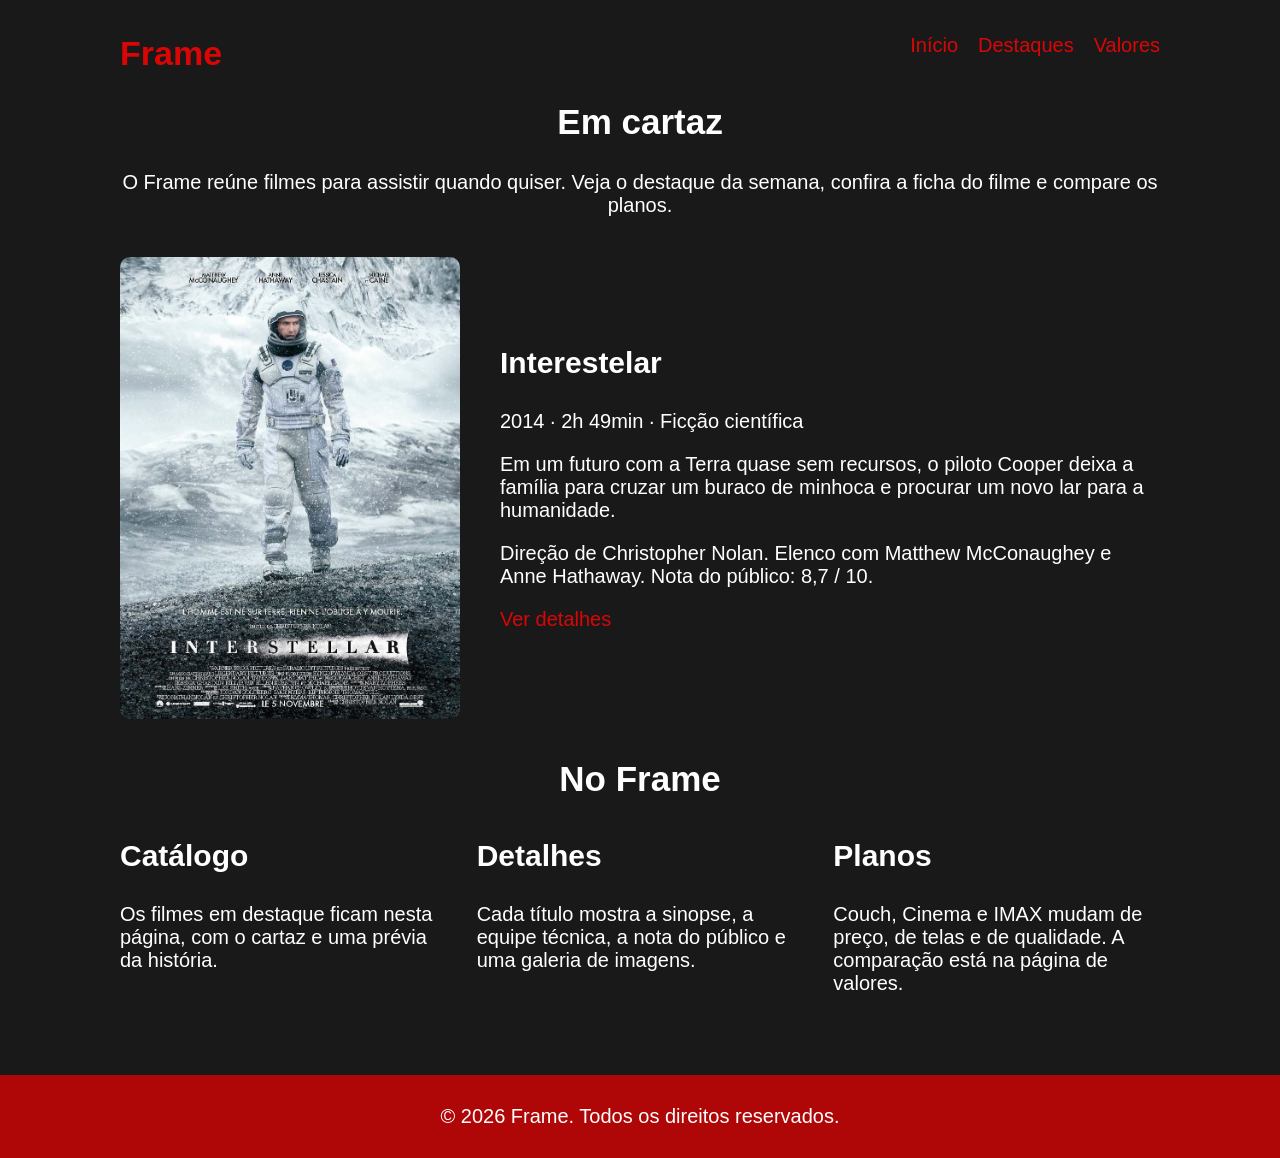
<file: index.html>
<!DOCTYPE html>
<html lang="pt-br">
<head>
    <meta charset="UTF-8">
    <meta name="viewport" content="width=device-width, initial-scale=1.0">
    <title>Frame</title>
    <link rel="stylesheet" href="style/style.css">
</head>
<body>
    <header>
        <nav>
            <a href="index.html" id="frame-logo">Frame</a>
            <a href="index.html">Início</a>
            <a href="detalhes.html">Destaques</a>
            <a href="valores.html">Valores</a>
        </nav>
    </header>

    <main>
        <h2>Em cartaz</h2>
        <p class="intro">O Frame reúne filmes para assistir quando quiser. Veja o destaque da semana, confira a ficha do filme e compare os planos.</p>
        <div class="grade">
            <img src="assets/interestelar.jpg" alt="Cartaz do filme Interestelar">
            <div>
                <h3>Interestelar</h3>
                <p>2014 · 2h 49min · Ficção científica</p>
                <p>Em um futuro com a Terra quase sem recursos, o piloto Cooper deixa a família para cruzar um buraco de minhoca e procurar um novo lar para a humanidade.</p>
                <p>Direção de Christopher Nolan. Elenco com Matthew McConaughey e Anne Hathaway. Nota do público: 8,7 / 10.</p>
                <a href="detalhes.html">Ver detalhes</a>
            </div>
        </div>

        <h2>No Frame</h2>
        <div class="grade-textos">
            <div>
                <h3>Catálogo</h3>
                <p>Os filmes em destaque ficam nesta página, com o cartaz e uma prévia da história.</p>
            </div>
            <div>
                <h3>Detalhes</h3>
                <p>Cada título mostra a sinopse, a equipe técnica, a nota do público e uma galeria de imagens.</p>
            </div>
            <div>
                <h3>Planos</h3>
                <p>Couch, Cinema e IMAX mudam de preço, de telas e de qualidade. A comparação está na página de valores.</p>
            </div>
        </div>
    </main>

    <footer>
        <p>&copy; 2026 Frame. Todos os direitos reservados.</p>
    </footer>
</body>
</html>
</file>
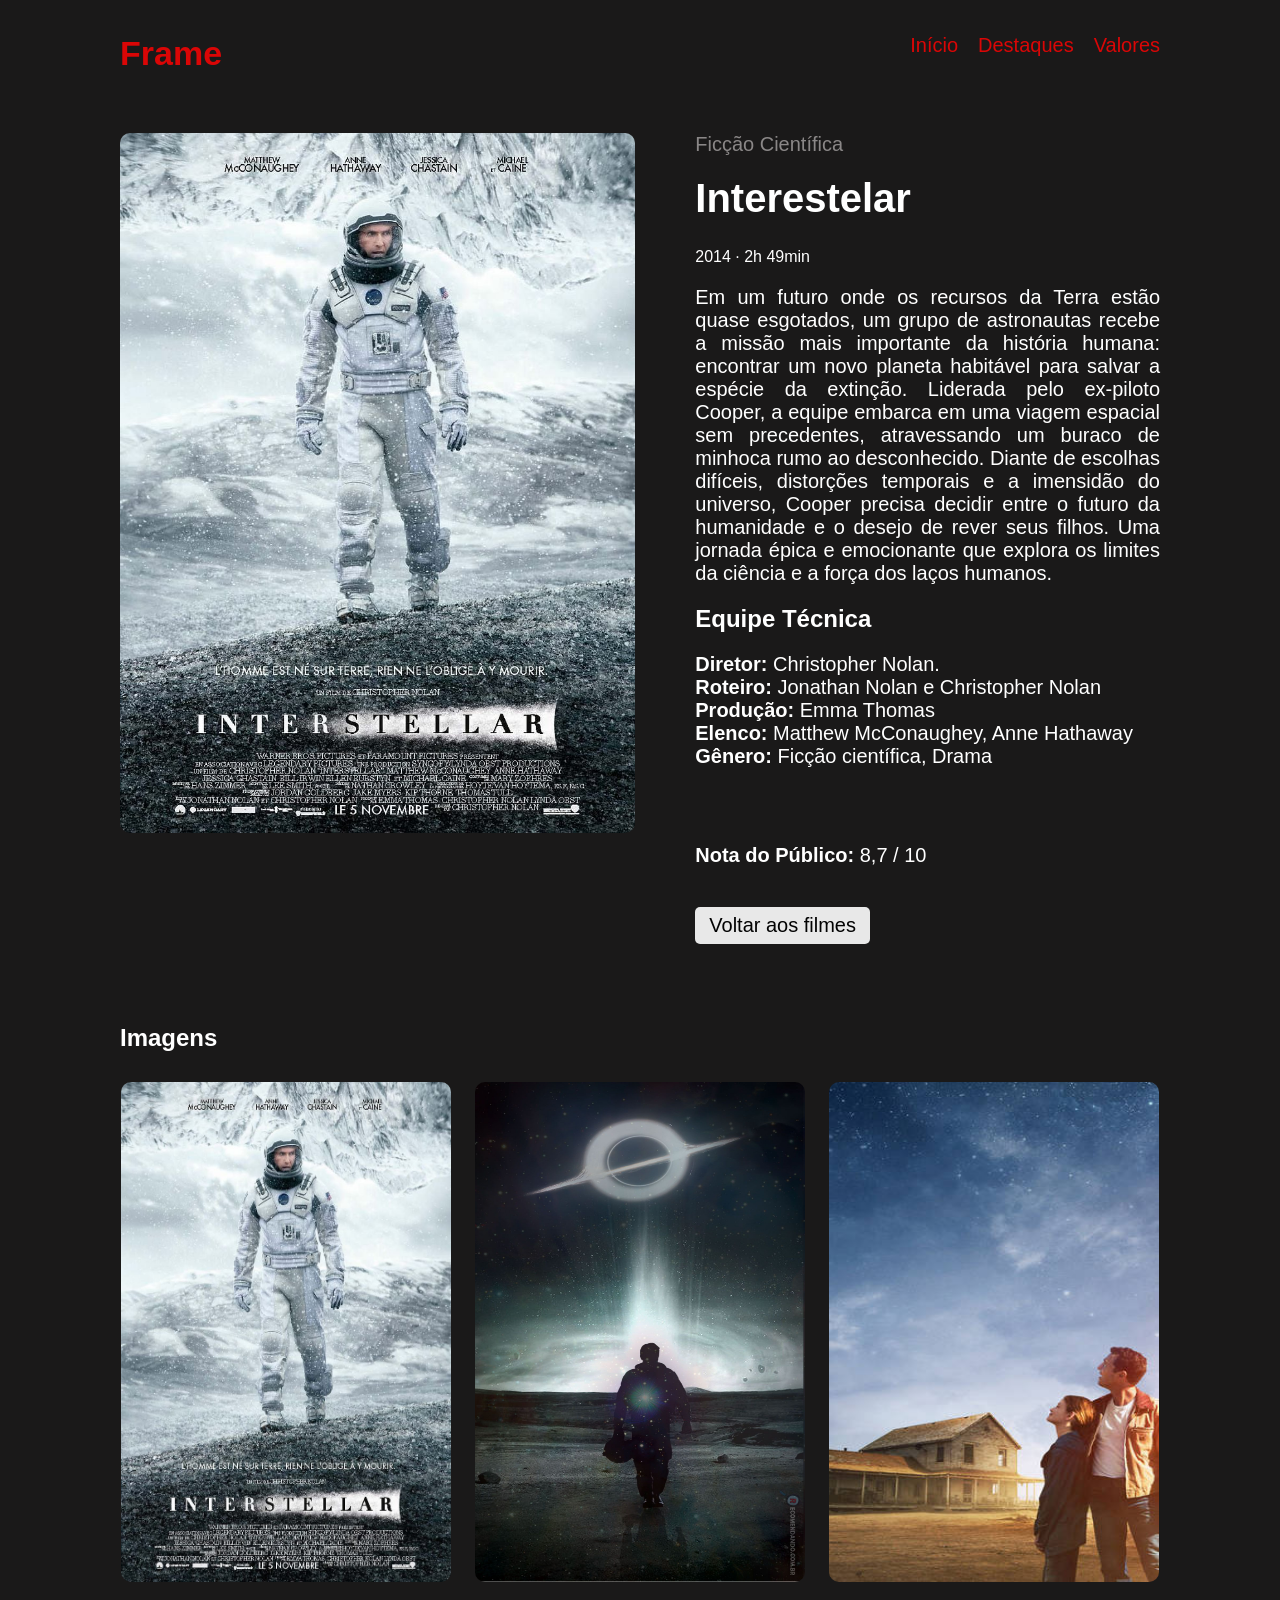
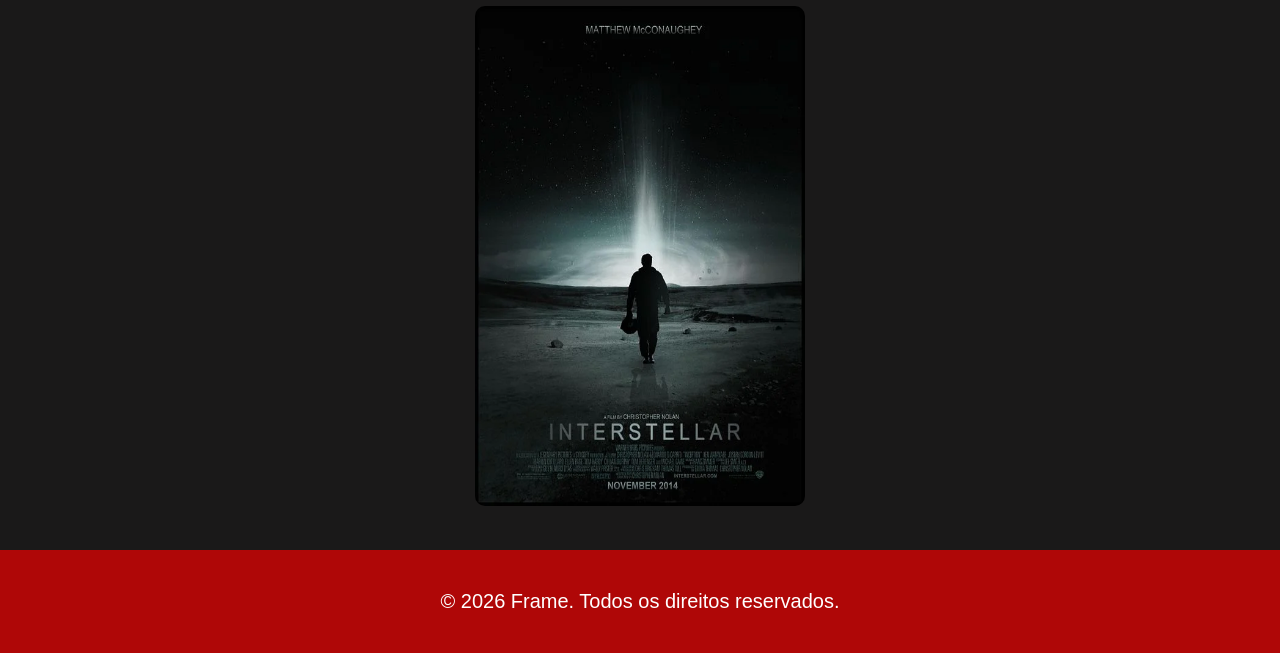
<file: detalhes.html>
<!DOCTYPE html>
<html lang="pt-br">
<head>
    <meta charset="UTF-8">
    <meta name="viewport" content="width=device-width, initial-scale=1.0">
    <title>Detalhes</title>
    <link rel="stylesheet" href="style/detalhes.css">
</head>
<body>
    <header>
        <nav>
            <a href="index.html" id="frame-logo">Frame</a>
            <a href="index.html">Início</a>
            <a href="detalhes.html">Destaques</a>
            <a href="valores.html">Valores</a>
        </nav>
    </header>
    <main>
        <div class="ficha">
            <img src="assets/interestelar.jpg" alt="Banner do filme Interestelar">

            <div class="container">

                <span class="genero">Ficção Científica</span>

                <h1>Interestelar</h1>

                <span class="tempo">2014 · 2h 49min</span>

                <p class="sinopse">Em um futuro onde os recursos da Terra estão quase esgotados, um grupo de astronautas recebe a missão mais importante da história humana: encontrar um novo planeta habitável para salvar a espécie da extinção. Liderada pelo ex-piloto Cooper, a equipe embarca em uma viagem espacial sem precedentes, atravessando um buraco de minhoca rumo ao desconhecido. Diante de escolhas difíceis, distorções temporais e a imensidão do universo, Cooper precisa decidir entre o futuro da humanidade e o desejo de rever seus filhos. Uma jornada épica e emocionante que explora os limites da ciência e a força dos laços humanos.</p>

                <h2>Equipe Técnica</h2>
                <p><b>Diretor:</b> Christopher Nolan. <br>
                <b>Roteiro:</b> Jonathan Nolan e Christopher Nolan <br>
                <b>Produção:</b> Emma Thomas <br>
                <b>Elenco:</b> Matthew McConaughey, Anne Hathaway <br>
                <b>Gênero:</b> Ficção científica, Drama </p><br><br>

                <p><b>Nota do Público:</b> 8,7 / 10</p>

                <a class="voltar" href="index.html">Voltar aos filmes</a>
            </div>
        </div>

        <section class="galeria">
            <h2 style="display: flex; justify-content: flex-start; margin-left: 120px;">Imagens</h2>
            <div class="galeria-imagens">
                <img src="assets/interestelar.jpg" alt="Cartaz de Interestelar com o astronauta na neve" id="imagem1">
                <img src="assets/interestelar2.jpg" alt="Astronauta caminhando em direção a um buraco negro" id="imagem2">
                <img src="assets/interestelar3.jpg" alt="Pai e filha observando o céu estrelado em frente à casa" id="imagem3">
                <img src="assets/interestelar4.jpg" alt="Cartaz de Interestelar com o astronauta de costas diante da luz" id="imagem4">
            </div>
        </section>
    </main>

    <footer>
        <p>&copy; 2026 Frame. Todos os direitos reservados.</p>
    </footer>
</body>
</html>
</file>
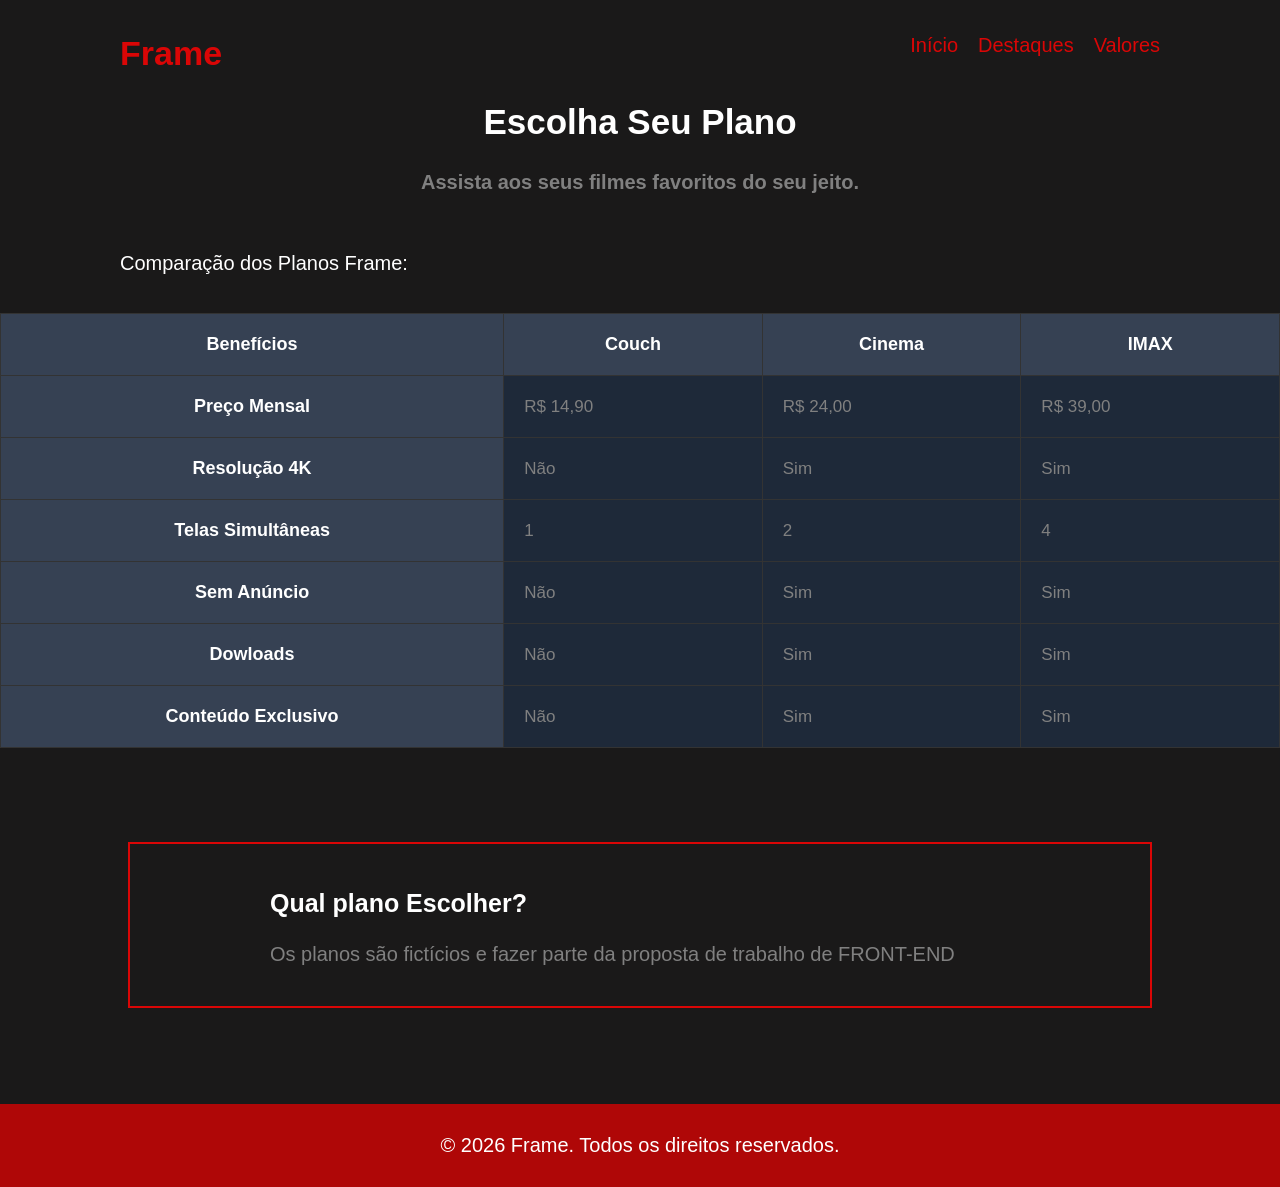
<file: valores.html>
<!DOCTYPE html>
<html lang="pt-br">
<head>
    <meta charset="UTF-8">
    <meta name="viewport" content="width=device-width, initial-scale=1.0">
    <title>Planos</title>
    <link rel="stylesheet" href="style/valores.css">
</head>
<body>
    <header>
        <nav>
            <a href="index.html" id="frame-logo">Frame</a>
            <a href="index.html">Início</a>
            <a href="detalhes.html">Destaques</a>
            <a href="valores.html">Valores</a>
        </nav>
    </header>
    
    <main>
        <h2>Escolha Seu Plano</h2>
        <h3>Assista aos seus filmes favoritos do seu jeito.</h3>
        <br>
        <p style="color: #fff;">Comparação dos Planos Frame:</p>
        <br>
            <div>
                <table>
                    <thead>
                        <tr>
                            <th colspan="2">Benefícios</th>
                            <th>Couch</th>
                            <th>Cinema</th>
                            <th>IMAX</th>
                        </tr>
                    </thead>
                    <tbody>
                        <tr>
                            <th colspan="2">Preço Mensal</th>
                            <td>R$ 14,90</td>
                            <td>R$ 24,00</td>
                            <td>R$ 39,00</td>
                        </tr>
                        <tr>
                            <th colspan="2">Resolução 4K</th>
                            <td>Não</td>
                            <td>Sim</td>
                            <td>Sim</td>
                        </tr>
                        <tr>
                            <th colspan="2">Telas Simultâneas</th>
                            <td>1</td>
                            <td>2</td>
                            <td>4</td>
                        </tr>
                        <tr>
                            <th colspan="2">Sem Anúncio</th>
                            <td>Não</td>
                            <td>Sim</td>
                            <td>Sim</td>
                        </tr>
                        <tr>
                            <th colspan="2">Dowloads</th>
                            <td>Não</td>
                            <td>Sim</td>
                            <td>Sim</td>
                        </tr>
                        <tr>
                            <th colspan="2">Conteúdo Exclusivo</th>
                            <td>Não</td>
                            <td>Sim</td>
                            <td>Sim</td>
                        </tr>
                    </tbody>
                </table><br><br><br>
            </div>

            <section>
                <div>
                    <h3 style="margin-left: 120px;">Qual plano Escolher?</h3>
                    <p>Os planos são fictícios e fazer  parte da proposta de trabalho de FRONT-END</p>
                </div>
            </section><br><br>
    </main>
    <footer>
        <p>&copy; 2026 Frame. Todos os direitos reservados.</p>
    </footer>
</body>
</html>
</file>
<file: style/style.css>
nav {
   display: flex;
   justify-content: flex-end;
   gap: 20px;
   margin-right: 120px;
   margin-top: 20px;
}

#frame-logo {
   margin-right: auto;
   margin-left: 120px;
   font-size: 34px;
   font-weight: bold;
   color: #da0606;
}

a {
   font-size: 20px;
   color: #da0606;
   text-decoration: none;
   margin-top: 14px;
}

a:hover {
   color: #ffffff;
}

body {
   background-color: #1a1919;
   margin: 0;
   padding: 0;
   font-family: Arial, Helvetica, sans-serif;
}

h2 {
   color: white;
   text-align: center;
   font-size: 35px;
   font-family: Arial, Helvetica, sans-serif;
}

h3 {
   color: white;
   font-size: 30px;
   margin-top: 0;
}

p {
   color: #ffffff;
   font-size: 20px;
}

.intro {
   text-align: center;
   margin: 0 120px;
}

.grade {
   display: grid;
   grid-template-columns: 340px 1fr;
   gap: 40px;
   align-items: center;
   margin: 40px 120px;
}

.grade img {
   width: 100%;
   border-radius: 10px;
}

.grade-textos {
   display: grid;
   grid-template-columns: 1fr 1fr 1fr;
   gap: 30px;
   margin: 40px 120px 60px;
}

footer {
   background-color: #af0707;
   padding: 30px 0;
   margin-top: 20px;
}

footer p {
   color: #ffffff;
   margin: 0;
   text-align: center;
   font-size: 20px;
}
</file>
<file: style/detalhes.css>
nav {
   display: flex;
   justify-content: flex-end;
   gap: 20px; 
   margin-right: 120px;
   margin-top: 20px;                
}

#frame-logo {
   margin-right: auto;
   margin-left: 120px;
   font-size: 34px;
   font-weight: bold;
   color: #da0606;
}

a {
   font-size: 20px;
   color: #da0606;
   text-decoration: none; 
   margin-top: 14px;     
}

a:hover {
   color: #ffffff;
}

body {
   background-color: #1a1919;
   margin: 0;
   padding: 0;
   font-family:Arial, Helvetica, sans-serif
}

img{
    height: 700px;
    margin-left: 0px;
    margin-top: 0px;
    border-radius: 10px;
}

h1 {
   font-size: 40px;
   color: #ffffff;
   margin-top: 20px;
   font-weight: bold;
}

.genero{
    text-align: center;
    color: #8a8787;
    margin-top: 0;
    font-size: 20px;
}

.tempo, .ano {
    text-align: center;
    color: #ffffff;
}

h2 {
    color: #ffffff;
    margin-top: 20px;
}

.ficha{
    display: flex;
    align-items: flex-start;
    padding: 60px 120px;
    gap: 60px;
}

.sinopse{
    color: #ffffff;
    text-align: justify;
    font-size: 20px;
    margin-top: 20px;
}

p{
    color: #ffffff;
    font-size: 20px;
}

.voltar{
    display: inline-block;
    background-color: #e8e8e8;
    color: #020202;
    font-size: 20px;
    text-decoration: none;
    margin-top: 20px;
    padding: 7px 14px;
    border-radius: 5px;
}

.voltar:hover{
    background-color: #da0606;
    color: #f8f8f8;
}

.galeria{
    margin-top: 20px;
    text-align: center;
    margin-bottom: 30px;
}

.galeria-imagens img{
    height: 500px;
    width: 330px;
    border-radius: 10px;
    margin: 10px;
}

footer{
    background-color: #af0707;
    color: #ffffff;
    text-align: center;
    padding: 20px 0;
    margin-top: 20px;
}
</file>
<file: style/valores.css>
body {
   background-color: #1a1919;
   margin: 0 auto;
   padding: 0;
   font-family:Arial, Helvetica, sans-serif
}

nav {
   display: flex;
   justify-content: flex-end;
   gap: 20px; 
   margin-right: 120px;
   margin-top: 20px;                
}


#frame-logo {
   margin-right: auto;
   margin-left: 120px;
   font-size: 34px;
   font-weight: bold;
   color: #da0606;
}

a {
   font-size: 20px;
   color: #da0606;
   text-decoration: none; 
   margin-top: 14px;     
}

a:hover {
   color: #ffffff;
}

.container{
 display: flex;
 align-items: center;
 justify-content: space-between;
 padding: 0 50px;
 height: 145px;
 font-size: 15px;
 box-sizing: border-box;
}

.item{
   display: flex;
   gap: 30px;
   color: white;
   font-size: 30px;
   align-items: center;
   text-align: center;
   margin-left:50px;
   margin-top: 20px;

}

h2{color: white;
    text-align: center;
    font-size: 35px;
    font-family: Arial, Helvetica, sans-serif;
}

h3{
    color: grey;
    text-align: center;
    font-size: 20px;
    font-family: Arial, Helvetica, sans-serif;
}

p{
    color: grey;
    text-align: start;
    font-size: 20px;
    margin-left: 120px;
}

table{
    width: 100%;
    border: 1px solid ;
    border-collapse: collapse;
    border-color:grey;
}

th,td{
    padding: 20px;
    border: 1px solid #333;
}

th{
    background-color:oklch(37.3% 0.034 259.733);
    font-size: 18px;
    color: white;
}

td{
    font-size: 17px;
    background-color: oklch(27.8% 0.033 256.848);
    color: grey;
}

div h3{
     font-size: 25px;
     font-family: Arial, Helvetica, sans-serif;
     color: white;
     text-align: start;
}

section {
    border: 2px solid #da0606;
    padding: 20px;
    width: 80%;
    display: block;        
    box-sizing: border-box; 
    margin: 40px auto;
}

footer{
    background-color: #af0707;
    padding: 30px 0;
    margin-top: 20px;
}

footer p {
    color: #ffffff;
    margin: 0; 
    text-align: center;
    font-size: 20px;
}
</file>
